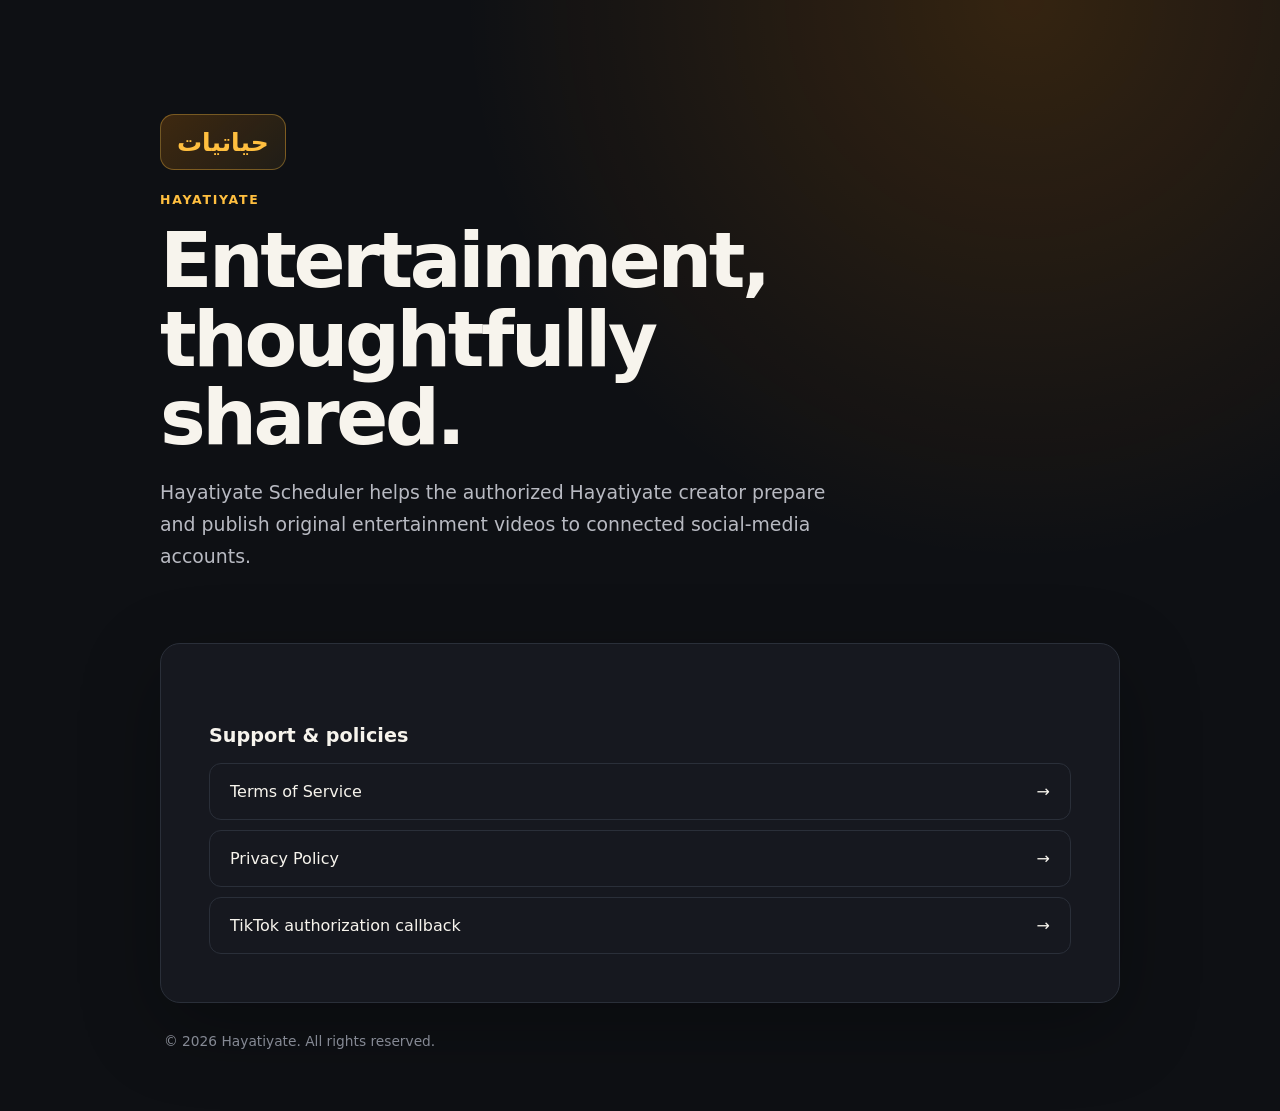
<file: index.html>
<!doctype html>
<html lang="en">
<head>
  <meta charset="utf-8">
  <meta name="viewport" content="width=device-width,initial-scale=1">
  <meta name="description" content="Official support and policy pages for Hayatiyate Scheduler.">
  <title>Hayatiyate Scheduler</title>
  <link rel="stylesheet" href="styles.css">
</head>
<body>
  <main class="shell">
    <header class="hero">
      <div class="brand" aria-label="Hayatiyate">حياتيات</div>
      <p class="eyebrow">Hayatiyate</p>
      <h1>Entertainment, thoughtfully shared.</h1>
      <p class="lead">Hayatiyate Scheduler helps the authorized Hayatiyate creator prepare and publish original entertainment videos to connected social-media accounts.</p>
    </header>
    <section class="card">
      <h2>Support & policies</h2>
      <nav class="links" aria-label="Policy links">
        <a href="terms.html"><span>Terms of Service</span><span aria-hidden="true">→</span></a>
        <a href="privacy.html"><span>Privacy Policy</span><span aria-hidden="true">→</span></a>
        <a href="tiktok-callback.html"><span>TikTok authorization callback</span><span aria-hidden="true">→</span></a>
      </nav>
    </section>
    <footer>© 2026 Hayatiyate. All rights reserved.</footer>
  </main>
</body>
</html>
</file>
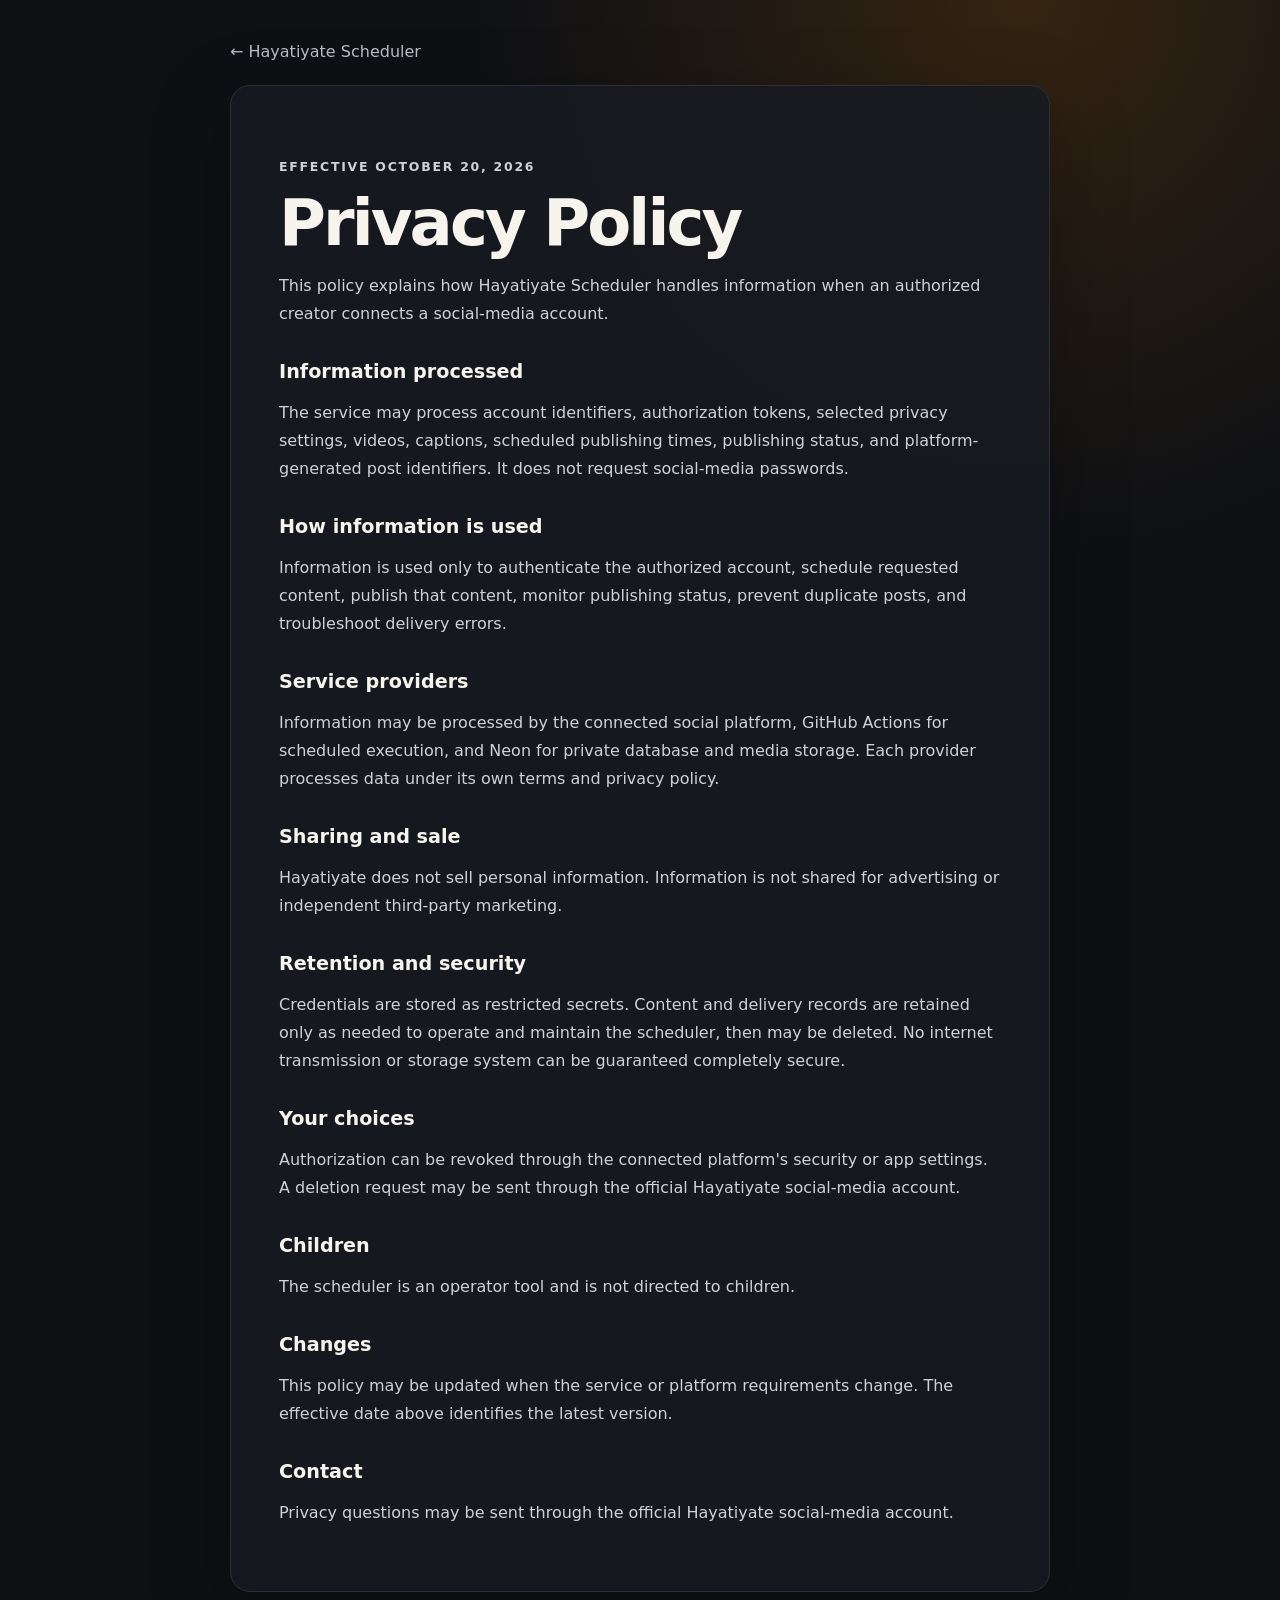
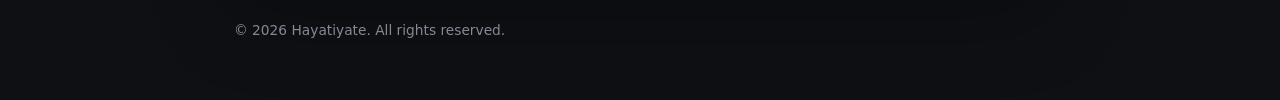
<file: privacy.html>
<!doctype html>
<html lang="en">
<head>
  <meta charset="utf-8">
  <meta name="viewport" content="width=device-width,initial-scale=1">
  <meta name="description" content="Privacy Policy for Hayatiyate Scheduler.">
  <title>Privacy Policy — Hayatiyate Scheduler</title>
  <link rel="stylesheet" href="styles.css">
</head>
<body>
  <main class="shell legal">
    <a class="back" href="index.html">← Hayatiyate Scheduler</a>
    <article class="card">
      <p class="eyebrow">Effective October 20, 2026</p>
      <h1>Privacy Policy</h1>
      <p>This policy explains how Hayatiyate Scheduler handles information when an authorized creator connects a social-media account.</p>
      <h2>Information processed</h2>
      <p>The service may process account identifiers, authorization tokens, selected privacy settings, videos, captions, scheduled publishing times, publishing status, and platform-generated post identifiers. It does not request social-media passwords.</p>
      <h2>How information is used</h2>
      <p>Information is used only to authenticate the authorized account, schedule requested content, publish that content, monitor publishing status, prevent duplicate posts, and troubleshoot delivery errors.</p>
      <h2>Service providers</h2>
      <p>Information may be processed by the connected social platform, GitHub Actions for scheduled execution, and Neon for private database and media storage. Each provider processes data under its own terms and privacy policy.</p>
      <h2>Sharing and sale</h2>
      <p>Hayatiyate does not sell personal information. Information is not shared for advertising or independent third-party marketing.</p>
      <h2>Retention and security</h2>
      <p>Credentials are stored as restricted secrets. Content and delivery records are retained only as needed to operate and maintain the scheduler, then may be deleted. No internet transmission or storage system can be guaranteed completely secure.</p>
      <h2>Your choices</h2>
      <p>Authorization can be revoked through the connected platform's security or app settings. A deletion request may be sent through the official Hayatiyate social-media account.</p>
      <h2>Children</h2>
      <p>The scheduler is an operator tool and is not directed to children.</p>
      <h2>Changes</h2>
      <p>This policy may be updated when the service or platform requirements change. The effective date above identifies the latest version.</p>
      <h2>Contact</h2>
      <p>Privacy questions may be sent through the official Hayatiyate social-media account.</p>
    </article>
    <footer>© 2026 Hayatiyate. All rights reserved.</footer>
  </main>
</body>
</html>
</file>
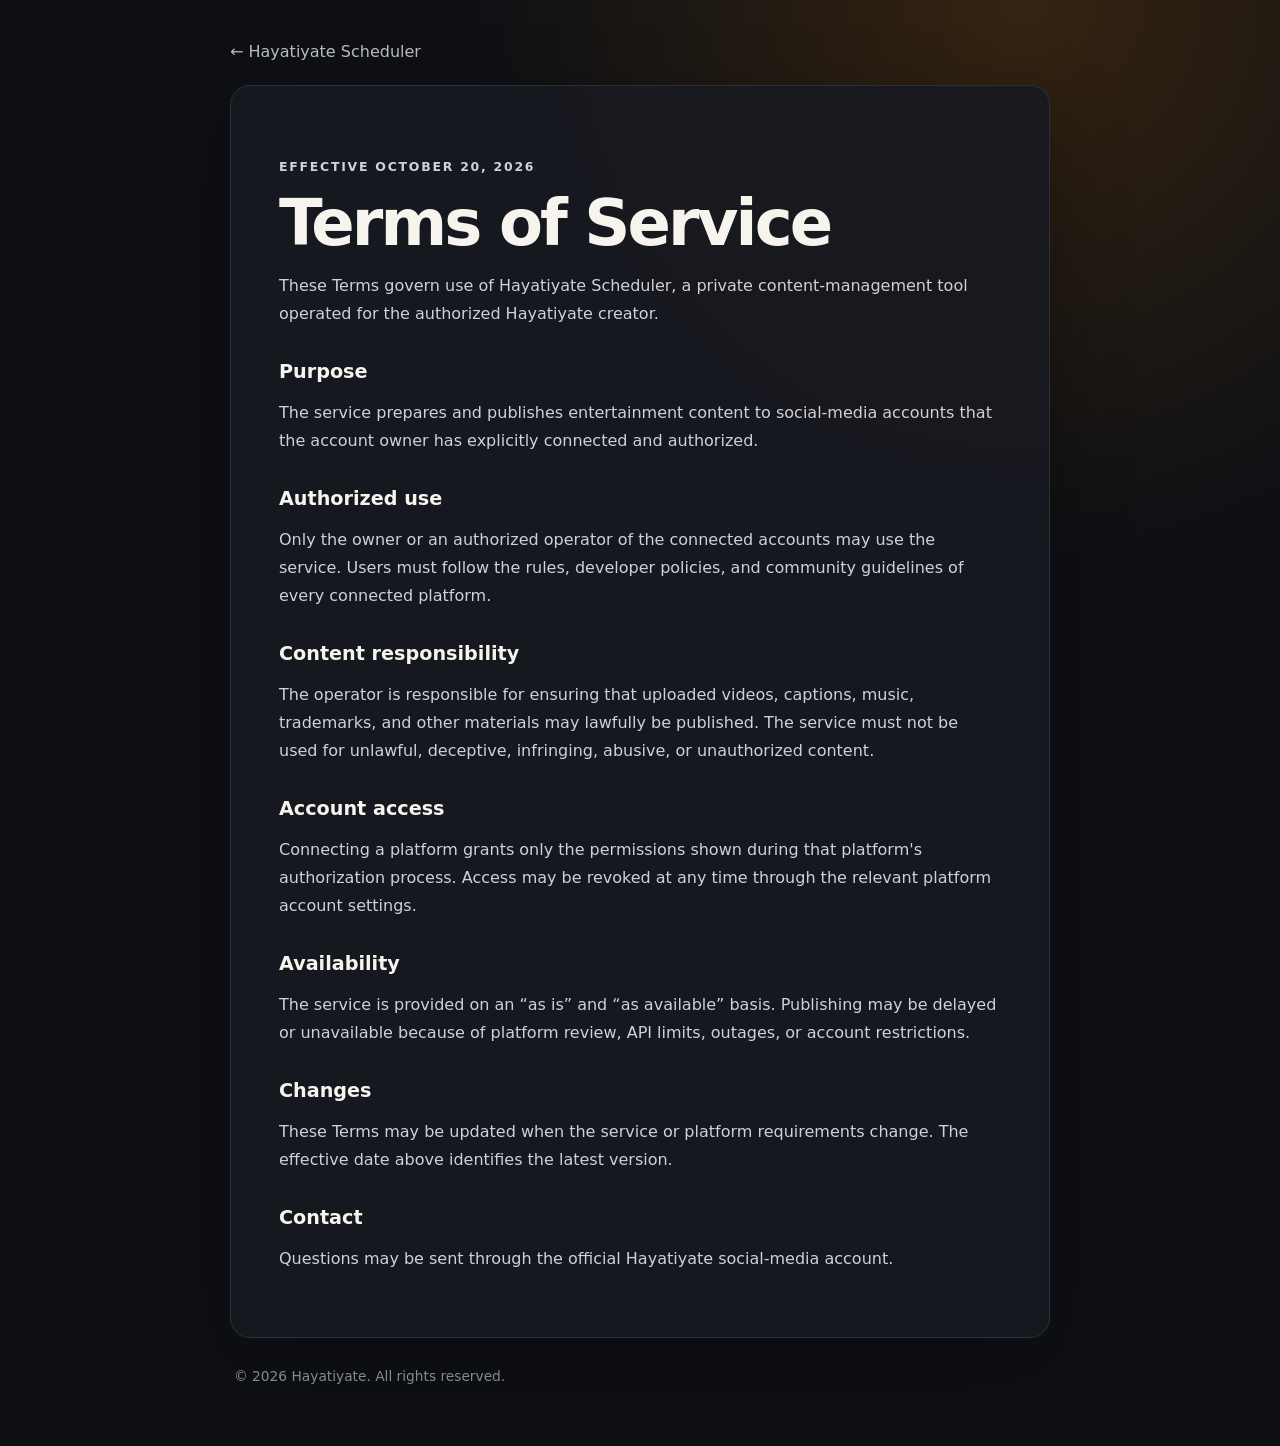
<file: terms.html>
<!doctype html>
<html lang="en">
<head>
  <meta charset="utf-8">
  <meta name="viewport" content="width=device-width,initial-scale=1">
  <meta name="description" content="Terms of Service for Hayatiyate Scheduler.">
  <title>Terms of Service — Hayatiyate Scheduler</title>
  <link rel="stylesheet" href="styles.css">
</head>
<body>
  <main class="shell legal">
    <a class="back" href="index.html">← Hayatiyate Scheduler</a>
    <article class="card">
      <p class="eyebrow">Effective October 20, 2026</p>
      <h1>Terms of Service</h1>
      <p>These Terms govern use of Hayatiyate Scheduler, a private content-management tool operated for the authorized Hayatiyate creator.</p>
      <h2>Purpose</h2>
      <p>The service prepares and publishes entertainment content to social-media accounts that the account owner has explicitly connected and authorized.</p>
      <h2>Authorized use</h2>
      <p>Only the owner or an authorized operator of the connected accounts may use the service. Users must follow the rules, developer policies, and community guidelines of every connected platform.</p>
      <h2>Content responsibility</h2>
      <p>The operator is responsible for ensuring that uploaded videos, captions, music, trademarks, and other materials may lawfully be published. The service must not be used for unlawful, deceptive, infringing, abusive, or unauthorized content.</p>
      <h2>Account access</h2>
      <p>Connecting a platform grants only the permissions shown during that platform's authorization process. Access may be revoked at any time through the relevant platform account settings.</p>
      <h2>Availability</h2>
      <p>The service is provided on an “as is” and “as available” basis. Publishing may be delayed or unavailable because of platform review, API limits, outages, or account restrictions.</p>
      <h2>Changes</h2>
      <p>These Terms may be updated when the service or platform requirements change. The effective date above identifies the latest version.</p>
      <h2>Contact</h2>
      <p>Questions may be sent through the official Hayatiyate social-media account.</p>
    </article>
    <footer>© 2026 Hayatiyate. All rights reserved.</footer>
  </main>
</body>
</html>
</file>
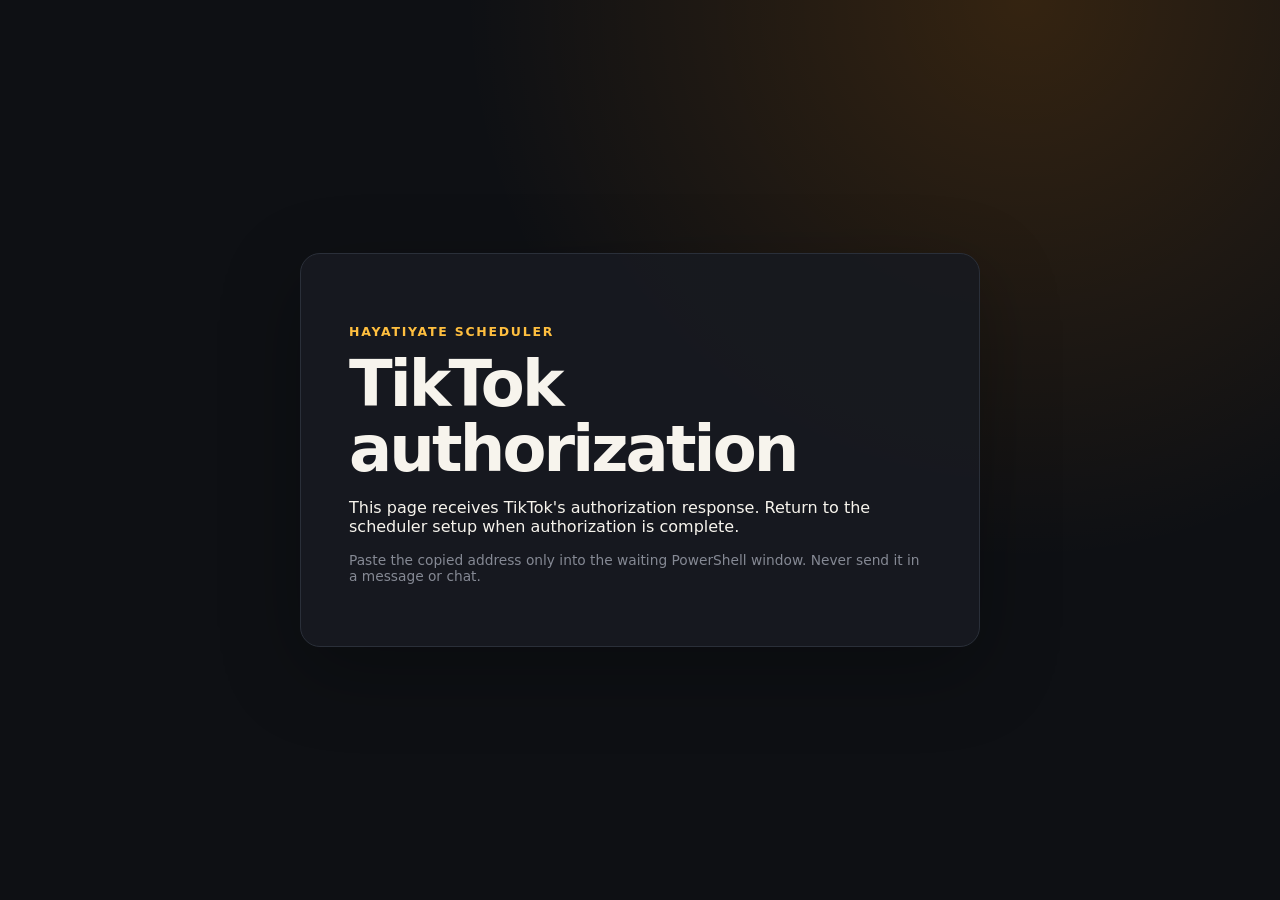
<file: tiktok-callback.html>
<!doctype html>
<html lang="en">
<head>
  <meta charset="utf-8">
  <meta name="viewport" content="width=device-width,initial-scale=1">
  <meta name="robots" content="noindex">
  <title>TikTok Authorization — Hayatiyate Scheduler</title>
  <link rel="stylesheet" href="styles.css">
</head>
<body>
  <main class="shell callback">
    <section class="card">
      <p class="eyebrow">Hayatiyate Scheduler</p>
      <h1 id="title">TikTok authorization</h1>
      <p id="message">This page receives TikTok's authorization response. Return to the scheduler setup when authorization is complete.</p>
      <button id="copy" type="button" hidden>Copy complete callback address</button>
      <p class="small">Paste the copied address only into the waiting PowerShell window. Never send it in a message or chat.</p>
    </section>
  </main>
  <script>
    const params = new URLSearchParams(location.search);
    const code = params.get("code");
    const error = params.get("error");
    const title = document.getElementById("title");
    const message = document.getElementById("message");
    const copy = document.getElementById("copy");
    if (error) {
      title.textContent = "Authorization was not completed";
      message.textContent = params.get("error_description") || "TikTok returned an authorization error.";
    } else if (code) {
      title.textContent = "Authorization received";
      message.textContent = "Copy the complete callback address below, then paste it only into the waiting PowerShell window.";
      copy.hidden = false;
      copy.addEventListener("click", async () => {
        await navigator.clipboard.writeText(location.href);
        copy.textContent = "Complete address copied";
      });
    }
  </script>
</body>
</html>
</file>
<file: styles.css>
:root{color-scheme:dark;--bg:#0e1014;--panel:#171a20;--line:#2a2f39;--text:#f7f4ed;--muted:#b8bac2;--accent:#ff8a00;--accent2:#ffbf3f}*{box-sizing:border-box}html{font-family:Inter,ui-sans-serif,system-ui,-apple-system,BlinkMacSystemFont,"Segoe UI",sans-serif;background:var(--bg);color:var(--text)}body{margin:0;min-height:100vh;background:radial-gradient(circle at 80% 0%,rgba(255,138,0,.16),transparent 35rem),var(--bg)}a{color:inherit}.shell{width:min(960px,calc(100% - 32px));margin:0 auto;padding:72px 0 32px}.hero{padding:42px 0 52px}.brand{display:inline-grid;place-items:center;min-width:88px;height:56px;padding:0 16px;border:1px solid rgba(255,191,63,.35);border-radius:14px;background:linear-gradient(135deg,rgba(255,138,0,.2),rgba(255,191,63,.08));color:var(--accent2);font-size:25px;font-weight:800}.eyebrow{margin:22px 0 10px;color:var(--accent2);font-size:.78rem;font-weight:800;letter-spacing:.14em;text-transform:uppercase}h1{max-width:760px;margin:.2em 0;font-size:clamp(2.25rem,7vw,4.8rem);line-height:1.02;letter-spacing:-.045em}h2{margin-top:2rem;font-size:1.2rem}.lead{max-width:700px;color:var(--muted);font-size:1.18rem;line-height:1.7}.card{border:1px solid var(--line);border-radius:20px;background:rgba(23,26,32,.92);padding:clamp(24px,5vw,48px);box-shadow:0 24px 80px rgba(0,0,0,.28)}.links{display:grid;gap:10px}.links a{display:flex;justify-content:space-between;align-items:center;padding:18px 20px;border:1px solid var(--line);border-radius:12px;text-decoration:none;transition:.2s ease}.links a:hover{border-color:var(--accent);transform:translateY(-1px)}footer{padding:30px 4px;color:#858994;font-size:.86rem}.legal{max-width:820px;padding-top:42px}.legal h1{font-size:clamp(2.4rem,6vw,4rem)}.legal article p{color:#d0d1d6;line-height:1.75}.back{display:inline-block;margin-bottom:24px;color:var(--muted);text-decoration:none}.callback{display:grid;min-height:100vh;place-items:center;padding-block:30px}.callback .card{max-width:680px}.callback h1{font-size:clamp(2.2rem,6vw,4rem)}button{margin-top:16px;border:0;border-radius:10px;background:linear-gradient(135deg,var(--accent),var(--accent2));color:#17120a;padding:13px 18px;font:inherit;font-weight:800;cursor:pointer}.small{color:#858994;font-size:.86rem}@media(max-width:560px){.shell{padding-top:38px}.hero{padding-top:20px}.card{border-radius:16px}}
</file>
